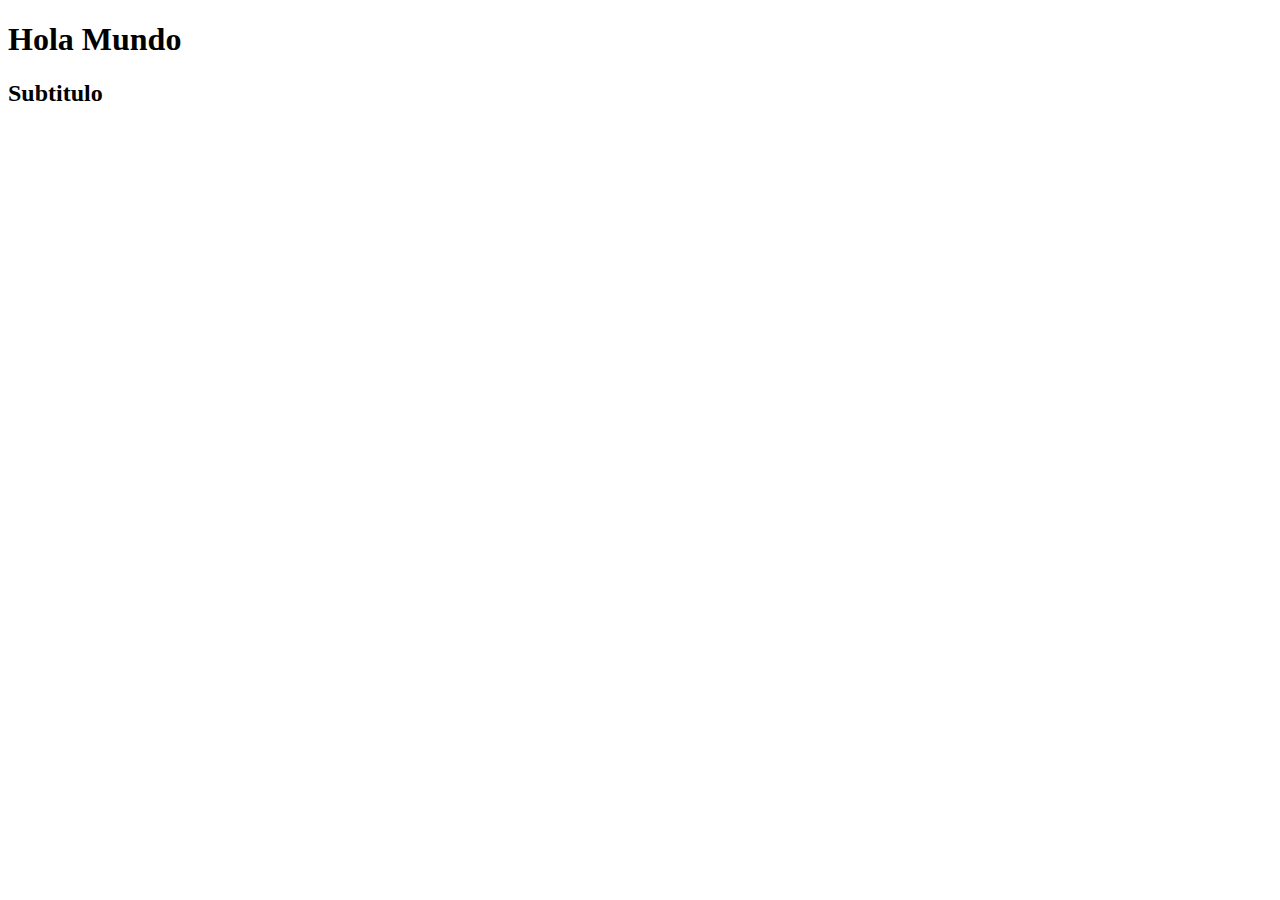
<file: Clase 3/index.html>
<!DOCTYPE html>
<html lang="en">
    <head>
        <meta charset="UTF-8">
        <meta name="viewport" content="width=device-width, initial-scale=1.0">
        <title>Clase 3</title>
    </head>
    <body>
        <h1>Hola Mundo</h1>
        <h2>Subtitulo</h2>
    </body>
</html>
</file>
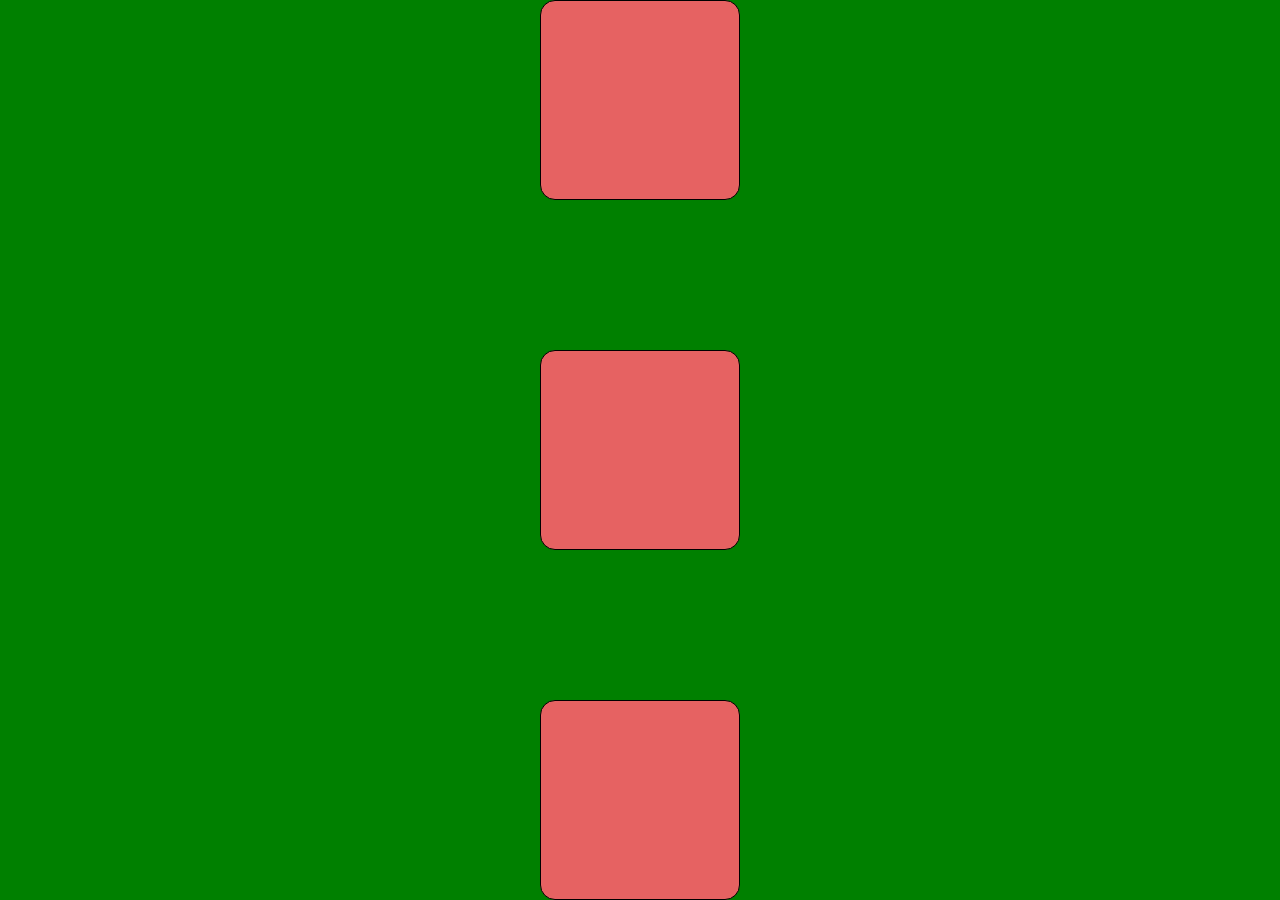
<file: clase 8/index.html>
<!DOCTYPE html>
<html lang="en">
<head>
    <meta charset="UTF-8">
    <meta name="viewport" content="width=device-width, initial-scale=1.0">
    <title>Clase 8</title>
    <link rel="stylesheet" href="style.css">
</head>
<body>
   <div class="padre">
    <div class="hijo"></div>
    <div class="hijo"></div>
    <div class="hijo"></div>
   </div> 
</body>
</html>
</file>
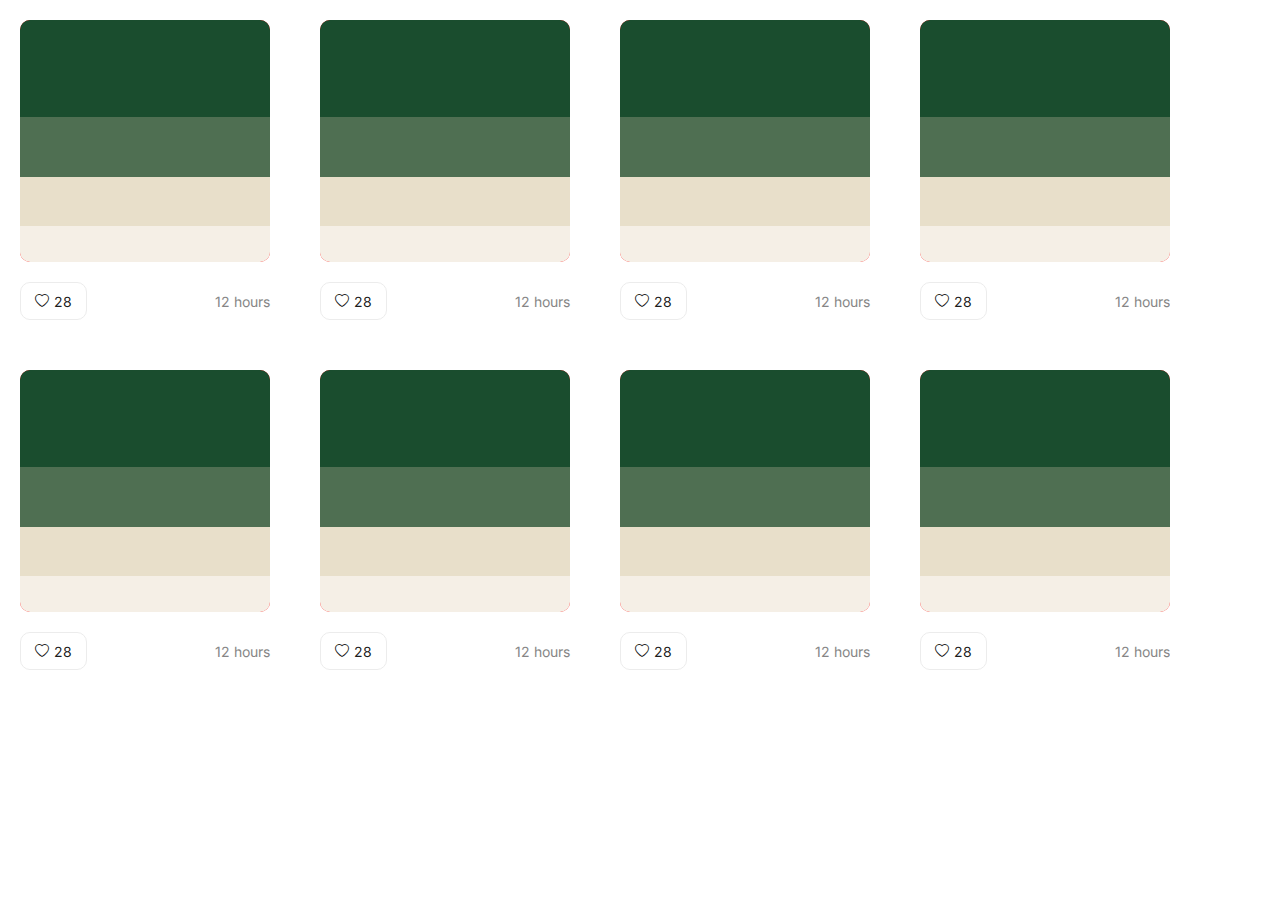
<file: clase 8/practica flex/index.html>
<!DOCTYPE html>
<html lang="en">
<head>
    <meta charset="UTF-8">
    <meta name="viewport" content="width=device-width, initial-scale=1.0">
    <title>Document</title>
    <link rel="stylesheet" href="style.css">
</head>
<body>

    <div class="colors-card-container">
        <!--Esta es la carta de color-->
        <div class="color-card">
            <div class="colors">
                <div class="color" style="background-color: #1A4D2E;"><span>#1A4D2E</span></div>
                <div class="color" style="background-color: #4F6F52;"><span>#4F6F52</span></div>
                <div class="color" style="background-color: #E8DFCA;"><span>#E8DFCA</span></div>
                <div class="color" style="background-color: #F5EFE6;"><span>#F5EFE6</span></div>
            </div>
            <div class="color-card-controls">
                <button class="btn-like">
                    <i class="bi bi-heart"></i>
                    28
                </button>
                <span class="update">
                    12 hours
                </span>
            </div>
        </div> 
        <div class="color-card">
            <div class="colors">
                <div class="color" style="background-color: #1A4D2E;"><span>#1A4D2E</span></div>
                <div class="color" style="background-color: #4F6F52;"><span>#4F6F52</span></div>
                <div class="color" style="background-color: #E8DFCA;"><span>#E8DFCA</span></div>
                <div class="color" style="background-color: #F5EFE6;"><span>#F5EFE6</span></div>
            </div>
            <div class="color-card-controls">
                <button class="btn-like">
                    <i class="bi bi-heart"></i>
                    28
                </button>
                <span class="update">
                    12 hours
                </span>
            </div>
        </div> 
        <div class="color-card">
            <div class="colors">
                <div class="color" style="background-color: #1A4D2E;"><span>#1A4D2E</span></div>
                <div class="color" style="background-color: #4F6F52;"><span>#4F6F52</span></div>
                <div class="color" style="background-color: #E8DFCA;"><span>#E8DFCA</span></div>
                <div class="color" style="background-color: #F5EFE6;"><span>#F5EFE6</span></div>
            </div>
            <div class="color-card-controls">
                <button class="btn-like">
                    <i class="bi bi-heart"></i>
                    28
                </button>
                <span class="update">
                    12 hours
                </span>
            </div>
        </div> 
        <div class="color-card">
            <div class="colors">
                <div class="color" style="background-color: #1A4D2E;"><span>#1A4D2E</span></div>
                <div class="color" style="background-color: #4F6F52;"><span>#4F6F52</span></div>
                <div class="color" style="background-color: #E8DFCA;"><span>#E8DFCA</span></div>
                <div class="color" style="background-color: #F5EFE6;"><span>#F5EFE6</span></div>
            </div>
            <div class="color-card-controls">
                <button class="btn-like">
                    <i class="bi bi-heart"></i>
                    28
                </button>
                <span class="update">
                    12 hours
                </span>
            </div>
        </div> 
        <div class="color-card">
            <div class="colors">
                <div class="color" style="background-color: #1A4D2E;"><span>#1A4D2E</span></div>
                <div class="color" style="background-color: #4F6F52;"><span>#4F6F52</span></div>
                <div class="color" style="background-color: #E8DFCA;"><span>#E8DFCA</span></div>
                <div class="color" style="background-color: #F5EFE6;"><span>#F5EFE6</span></div>
            </div>
            <div class="color-card-controls">
                <button class="btn-like">
                    <i class="bi bi-heart"></i>
                    28
                </button>
                <span class="update">
                    12 hours
                </span>
            </div>
        </div> 
        <div class="color-card">
            <div class="colors">
                <div class="color" style="background-color: #1A4D2E;"><span>#1A4D2E</span></div>
                <div class="color" style="background-color: #4F6F52;"><span>#4F6F52</span></div>
                <div class="color" style="background-color: #E8DFCA;"><span>#E8DFCA</span></div>
                <div class="color" style="background-color: #F5EFE6;"><span>#F5EFE6</span></div>
            </div>
            <div class="color-card-controls">
                <button class="btn-like">
                    <i class="bi bi-heart"></i>
                    28
                </button>
                <span class="update">
                    12 hours
                </span>
            </div>
        </div> 
        <div class="color-card">
            <div class="colors">
                <div class="color" style="background-color: #1A4D2E;"><span>#1A4D2E</span></div>
                <div class="color" style="background-color: #4F6F52;"><span>#4F6F52</span></div>
                <div class="color" style="background-color: #E8DFCA;"><span>#E8DFCA</span></div>
                <div class="color" style="background-color: #F5EFE6;"><span>#F5EFE6</span></div>
            </div>
            <div class="color-card-controls">
                <button class="btn-like">
                    <i class="bi bi-heart"></i>
                    28
                </button>
                <span class="update">
                    12 hours
                </span>
            </div>
        </div> 
        <div class="color-card">
            <div class="colors">
                <div class="color" style="background-color: #1A4D2E;"><span>#1A4D2E</span></div>
                <div class="color" style="background-color: #4F6F52;"><span>#4F6F52</span></div>
                <div class="color" style="background-color: #E8DFCA;"><span>#E8DFCA</span></div>
                <div class="color" style="background-color: #F5EFE6;"><span>#F5EFE6</span></div>
            </div>
            <div class="color-card-controls">
                <button class="btn-like">
                    <i class="bi bi-heart"></i>
                    28
                </button>
                <span class="update">
                    12 hours
                </span>
            </div>
        </div> 
    </div>
</body>
</html>
</file>
<file: clase 8/style.css>
*{
    margin:0;
    padding: 0;
    box-sizing: border-box;
}


.padre{
    display: flex;
    height: 100vh;
    flex-direction: column;
    background-color: green;
    gap: 20px;
    justify-content: space-between;
    align-items: center;
    
}
.hijo{
    width: 200px;
    height: 200px;
    border-radius: 15px;
    background-color: rgb(230, 98, 98);
    border: 1px solid black;
}
</file>
<file: clase 8/practica flex/style.css>
@import url('https://fonts.googleapis.com/css2?family=Inter:wght@100..900&display=swap');
@import url("https://cdn.jsdelivr.net/npm/bootstrap-icons@1.11.3/font/bootstrap-icons.min.css");

*{
    padding: 0;
    margin: 0;
    box-sizing: border-box;
    font-family: "Inter", sans-serif;
}

:root{
    --primary-text-color: #000000E6;
    --secondary-text-color: #868686; 
    --border-color: #ececec;
}



/*color card*/

.color-card {
    width: 250px;
    height: 300px;
    display: flex;
    flex-direction: column;
    row-gap: 20px;
}
.color-card .colors{
    width: 100%;
    height: 250px;
    background-color: red;
    border-radius: 10px;
    overflow: hidden;
}

.color-card .colors .color{
    display: flex;
    align-items: end;
}

.color-card .colors .color span{
    color: #E6E6E6;
    background-color: rgba(0, 0, 0, 0.144);
    padding: 5px;
    width: 80px;
    text-align: center;
    font-size: 12px;
    border-top-right-radius: 5px;
    opacity: 0;
}

.color-card .colors .color:hover span{
    opacity: 1;
    transition: 300ms ease-in-out;
}

.color-card .colors .color:nth-child(1){
    height: 40%;
}

.color-card .colors .color:nth-child(2){
    height: 25%;
}

.color-card .colors .color:nth-child(3){
    height: 20%;
}

.color-card .colors .color:nth-child(4){
    height: 15%;
} 

.color-card .color-card-controls{
    display: flex;
    flex-direction: row;
    justify-content: space-between;
    align-items: center;
}

.color-card .color-card-controls .btn-like{
    height: 38px;
    display: flex;
    gap: 5px;
    background-color: transparent;
    border: 1px solid var(--border-color);
    color: var(--primary-text-color);
    border-radius: 10px;
    align-items: center;
    justify-content: center;
    padding: 0 14px;
    font-size: 14px;
}

.color-card .color-card-controls .btn-like:hover{
    background-color: rgba(236, 236, 232, 0.153);
}

.color-card .color-card-controls .update{
    color: var(--secondary-text-color);
    font-size: 14px;
}

.colors-card-container{
    padding: 20px;
    width: 1190px;
    display: flex;
    gap: 50px;
    flex-wrap: wrap;
}
</file>
